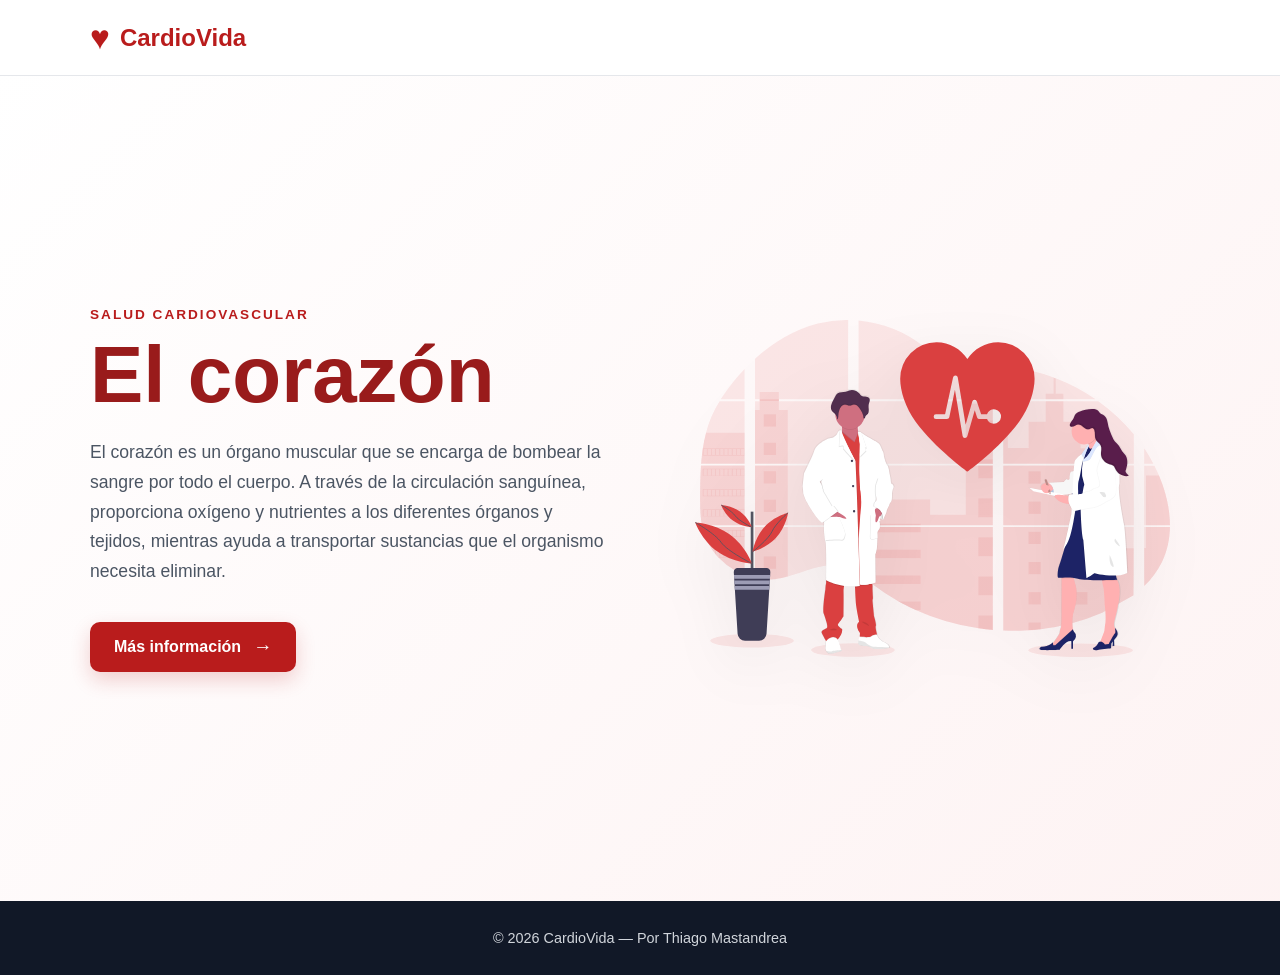
<file: index.html>
<!DOCTYPE html>
<html lang="es">

<head>
    <meta charset="UTF-8">
    <meta name="viewport" content="width=device-width, initial-scale=1.0">

    <link rel="stylesheet" href="style.css">

    <title>CardioVida | El corazón</title>
</head>

<body>

    <header>
        <div class="container">

            <a href="index.html" class="logo">
                <span class="logo-icon">♥</span>
                <span>CardioVida</span>
            </a>

            <nav>
                <!-- Aquí puedes agregar enlaces posteriormente -->
            </nav>

        </div>
    </header>


    <main>

        <section class="hero">
            <div class="container hero-content">

                <div class="hero-text">
                    <span class="eyebrow">SALUD CARDIOVASCULAR</span>

                    <h1>El corazón</h1>

                    <p>
                        El corazón es un órgano muscular que se encarga de bombear
                        la sangre por todo el cuerpo. A través de la circulación
                        sanguínea, proporciona oxígeno y nutrientes a los diferentes
                        órganos y tejidos, mientras ayuda a transportar sustancias
                        que el organismo necesita eliminar.
                    </p>

                    <a id="mas-inf" href="informacion.html">
                        Más información
                        <span>→</span>
                    </a>
                </div>

                <div class="svg-container">
                    <img
                        src="undraw_medicine_hqqg.svg"
                        alt="Ilustración relacionada con la salud"
                    >
                </div>

            </div>
        </section>

    </main>


    <footer>
        <div class="container">
            <p>&copy; 2026 CardioVida — Por Thiago Mastandrea</p>
        </div>
    </footer>

</body>
</html>
</file>
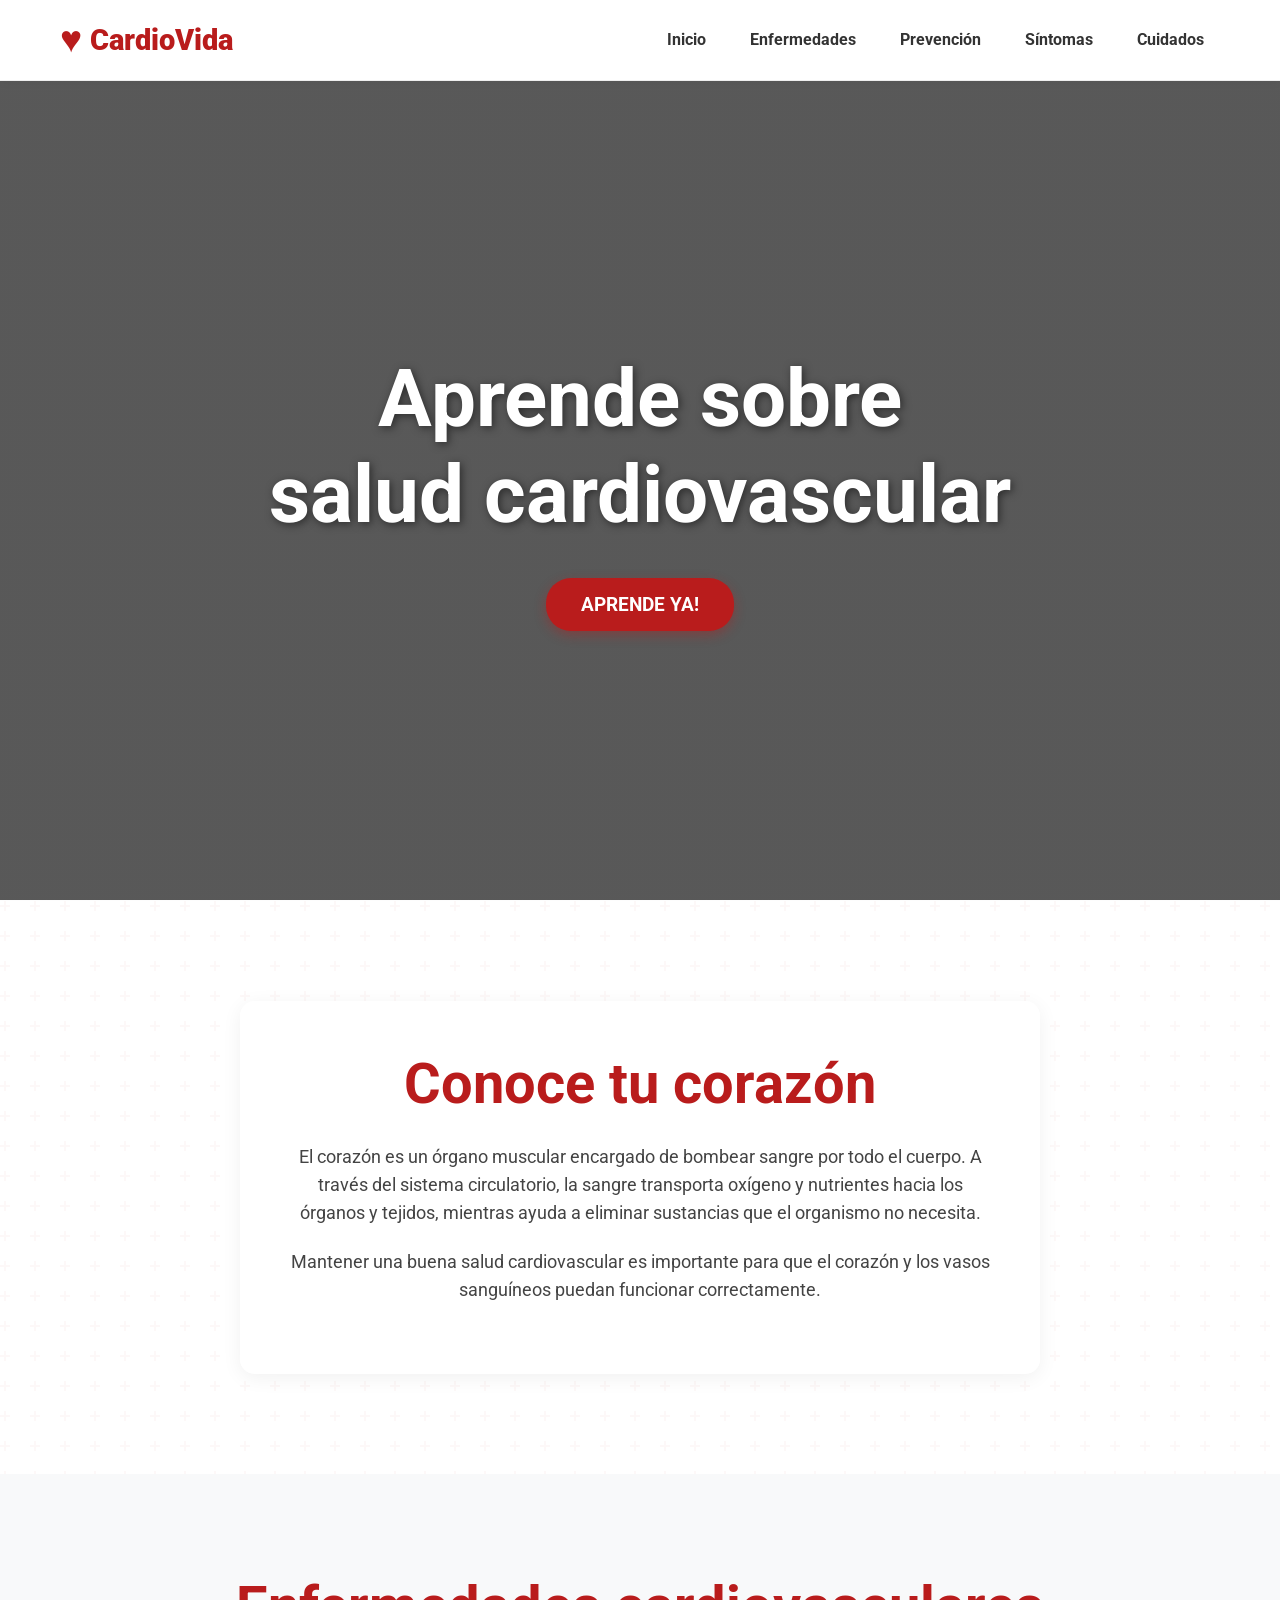
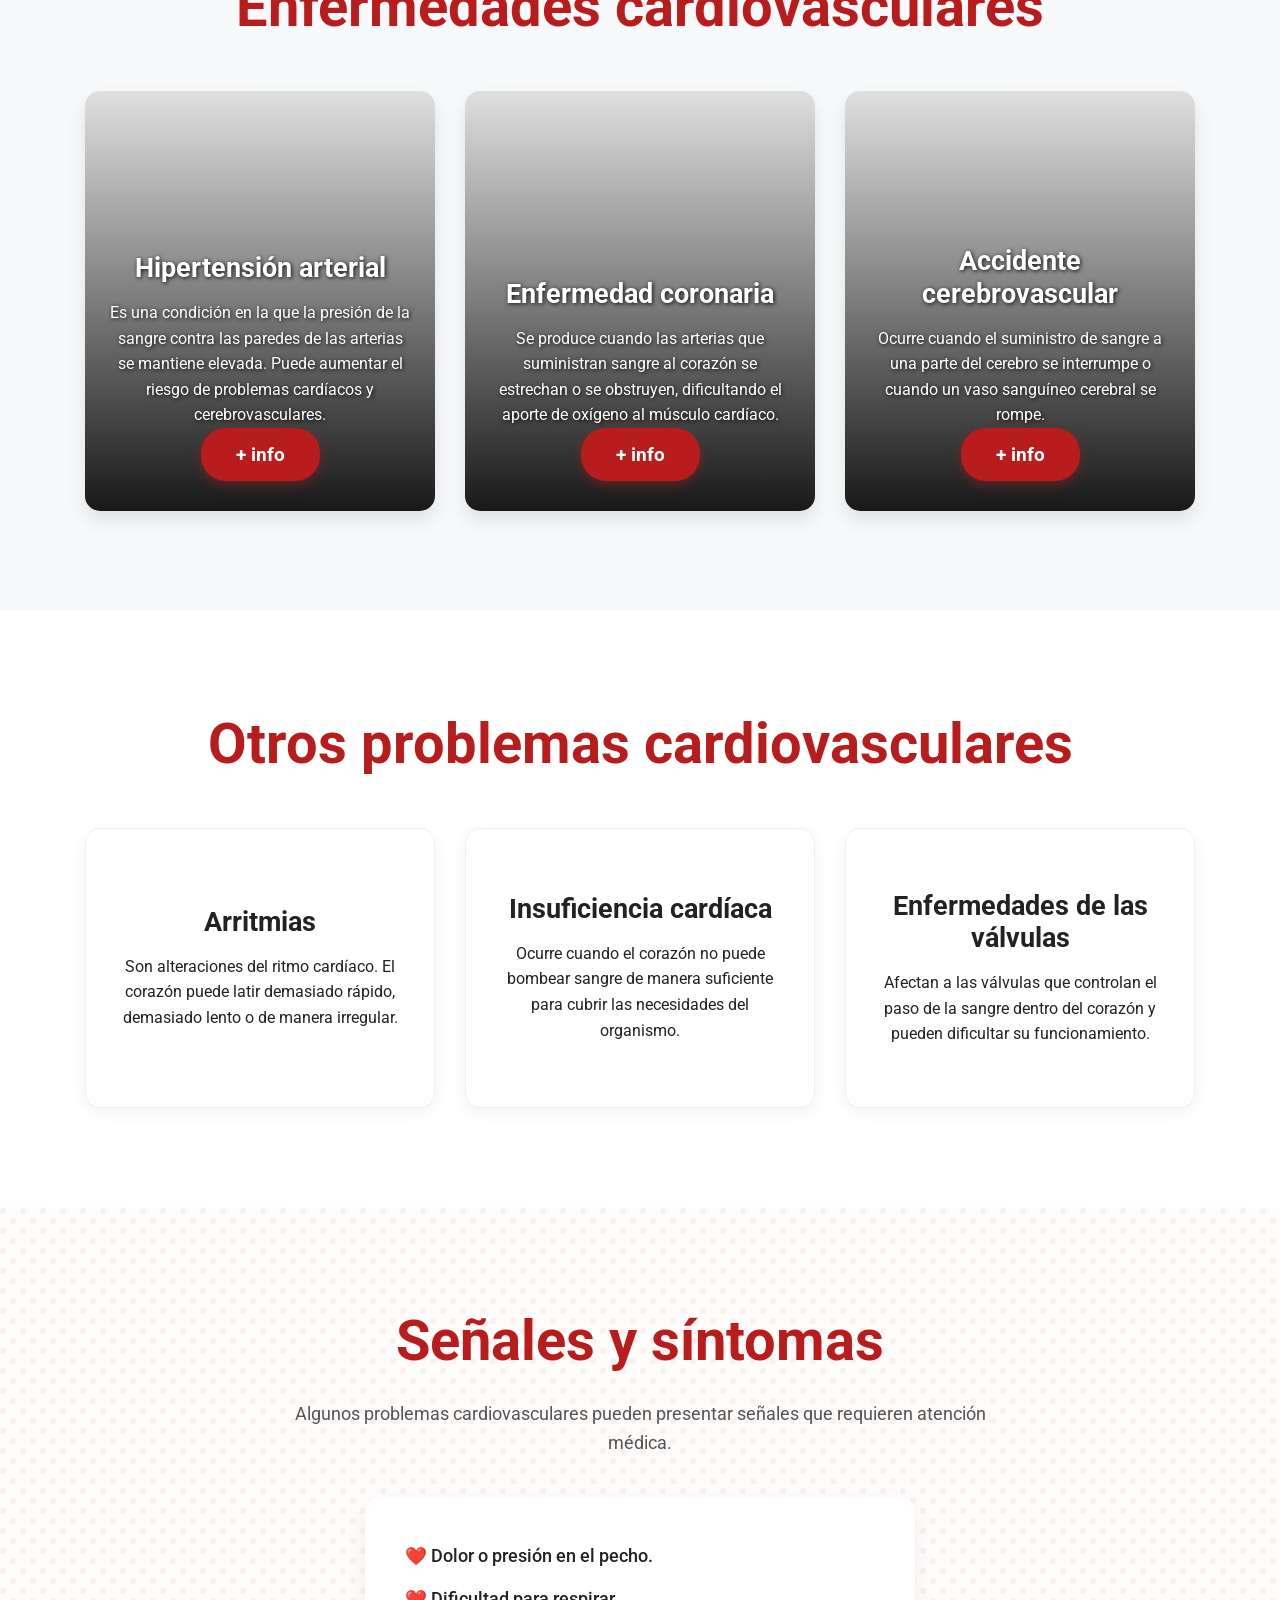
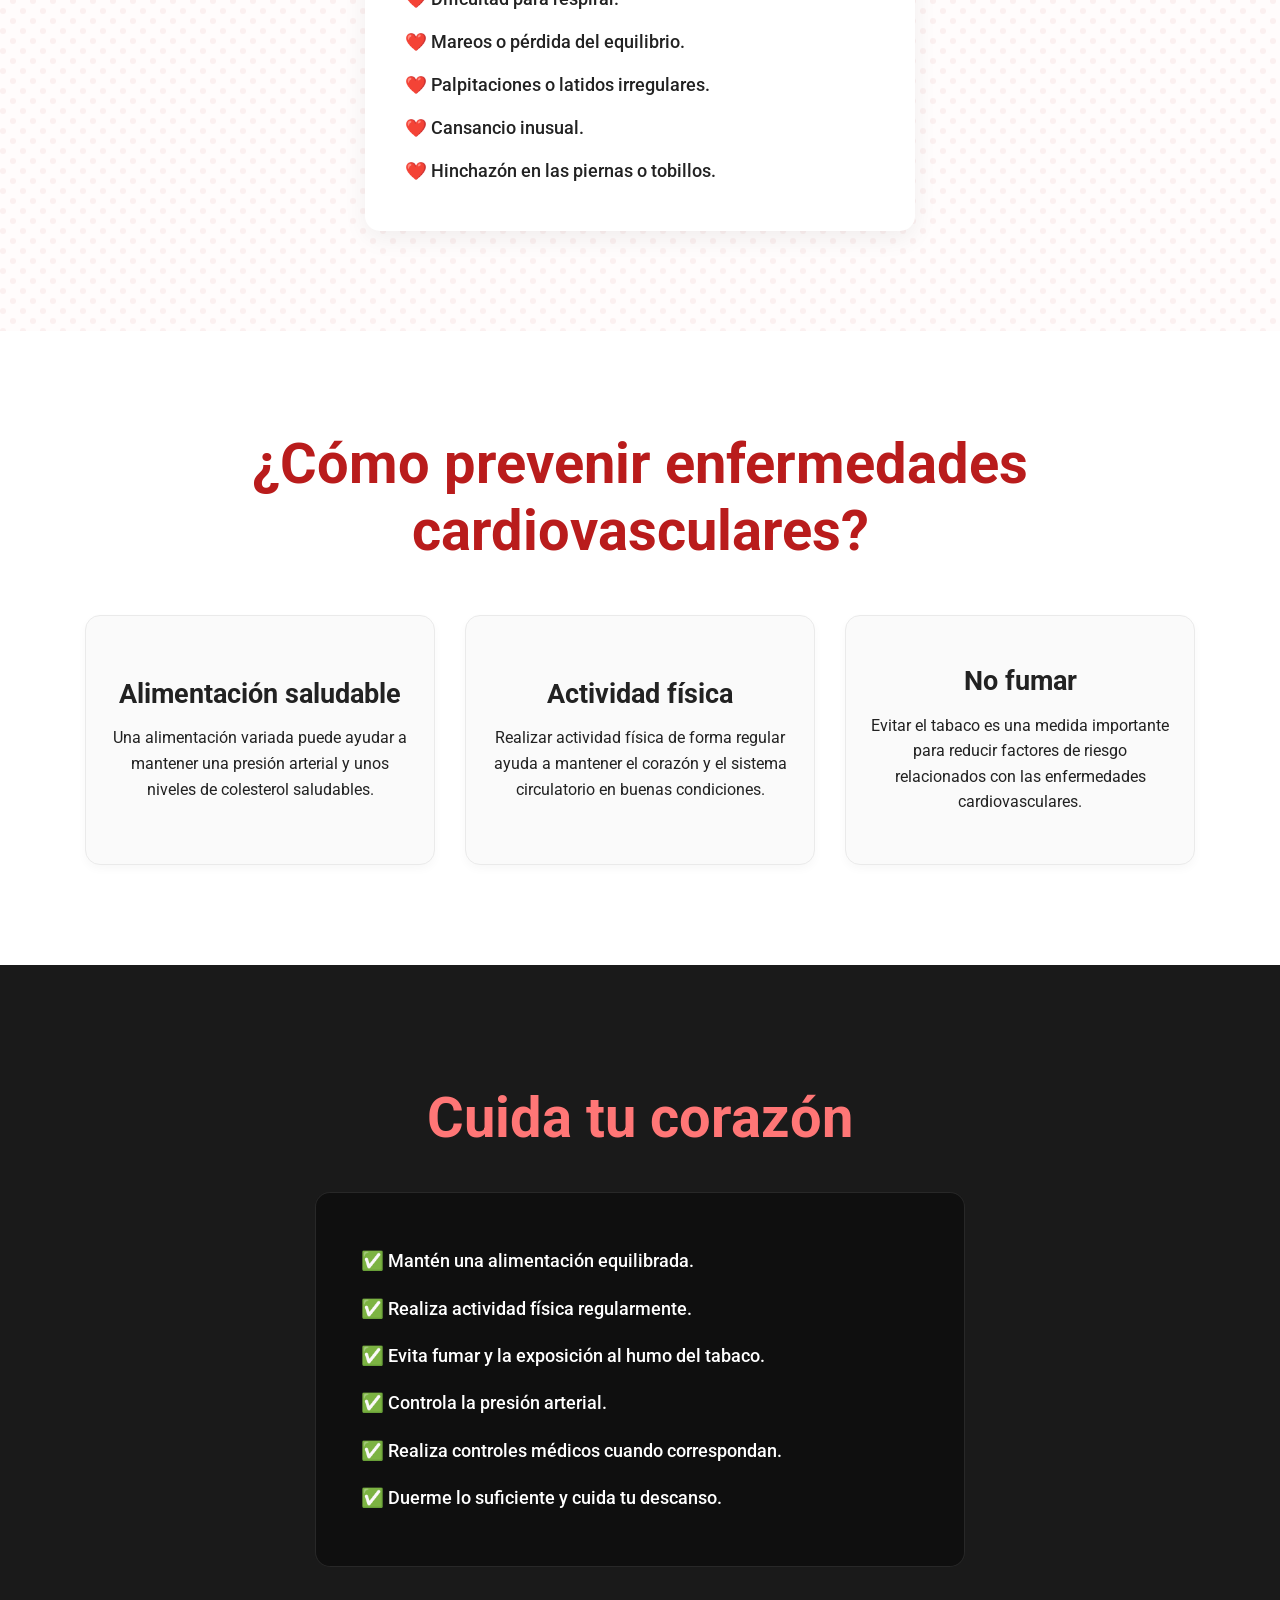
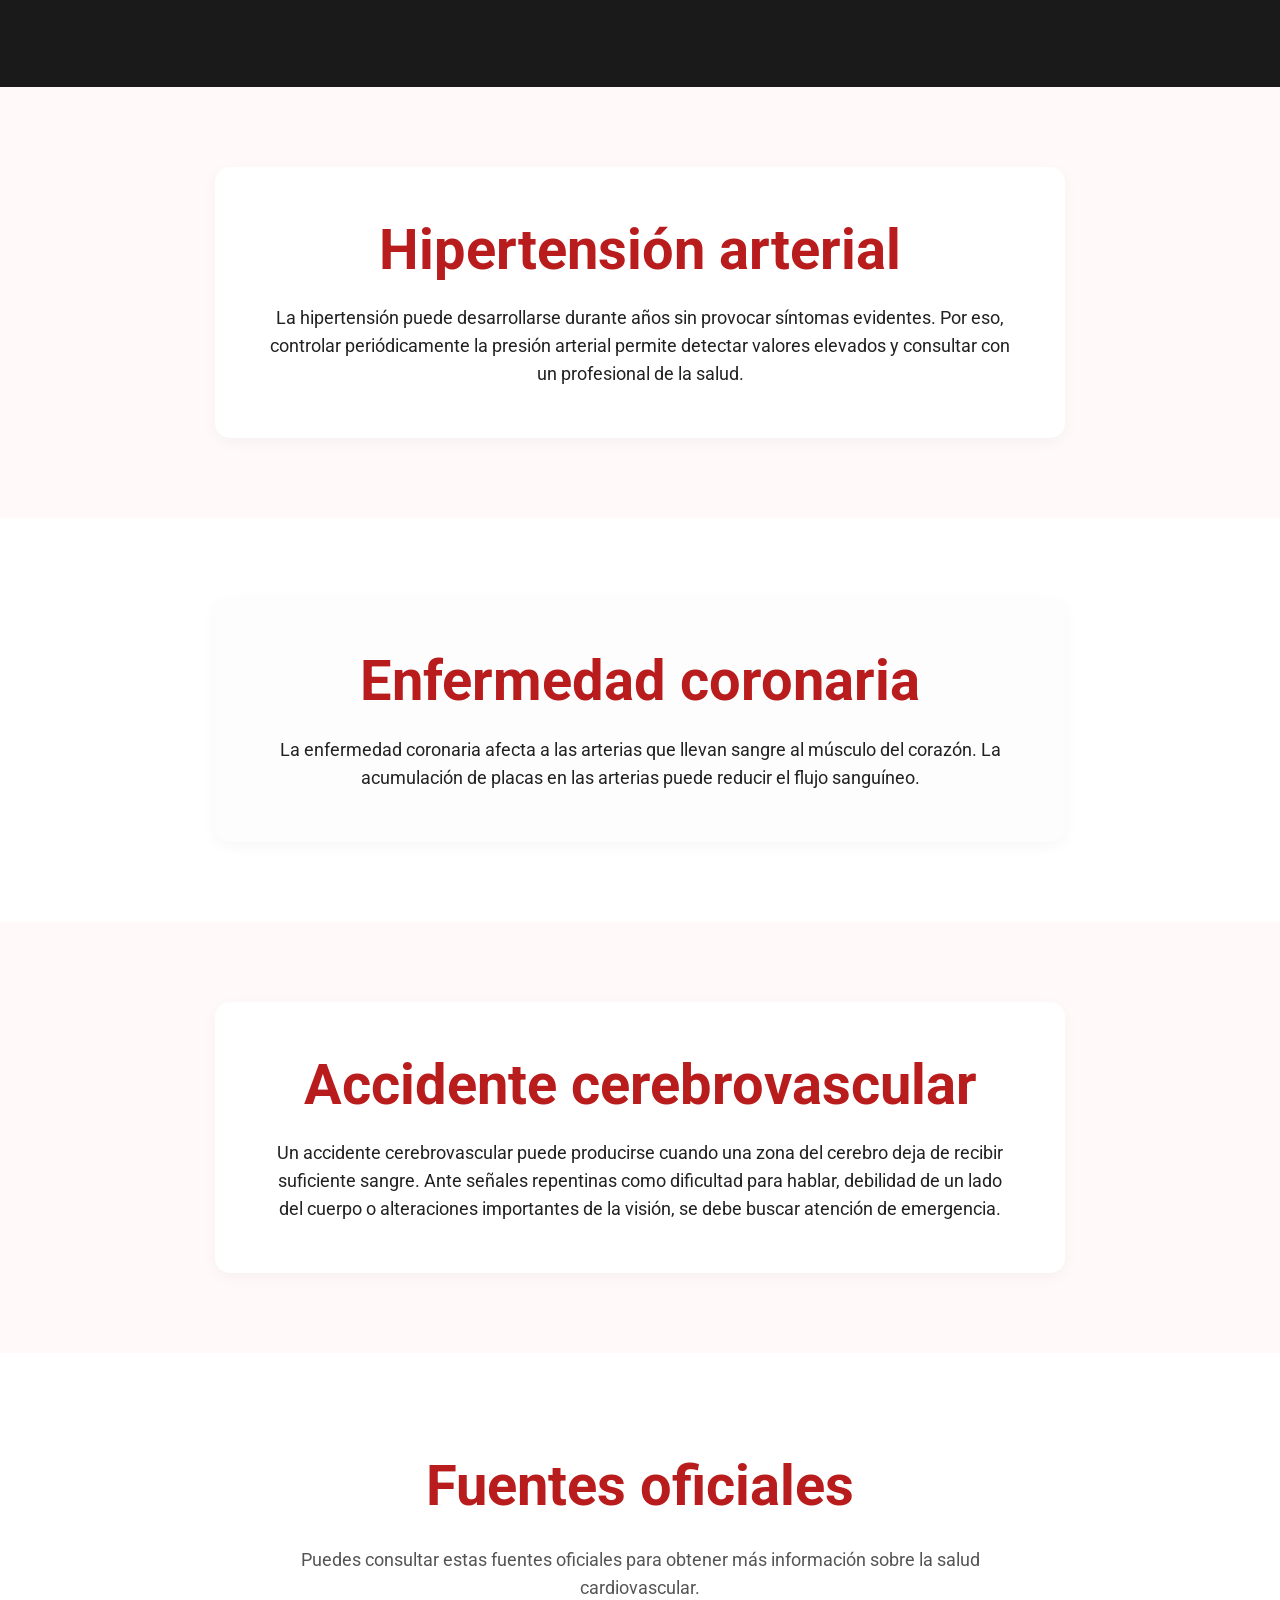
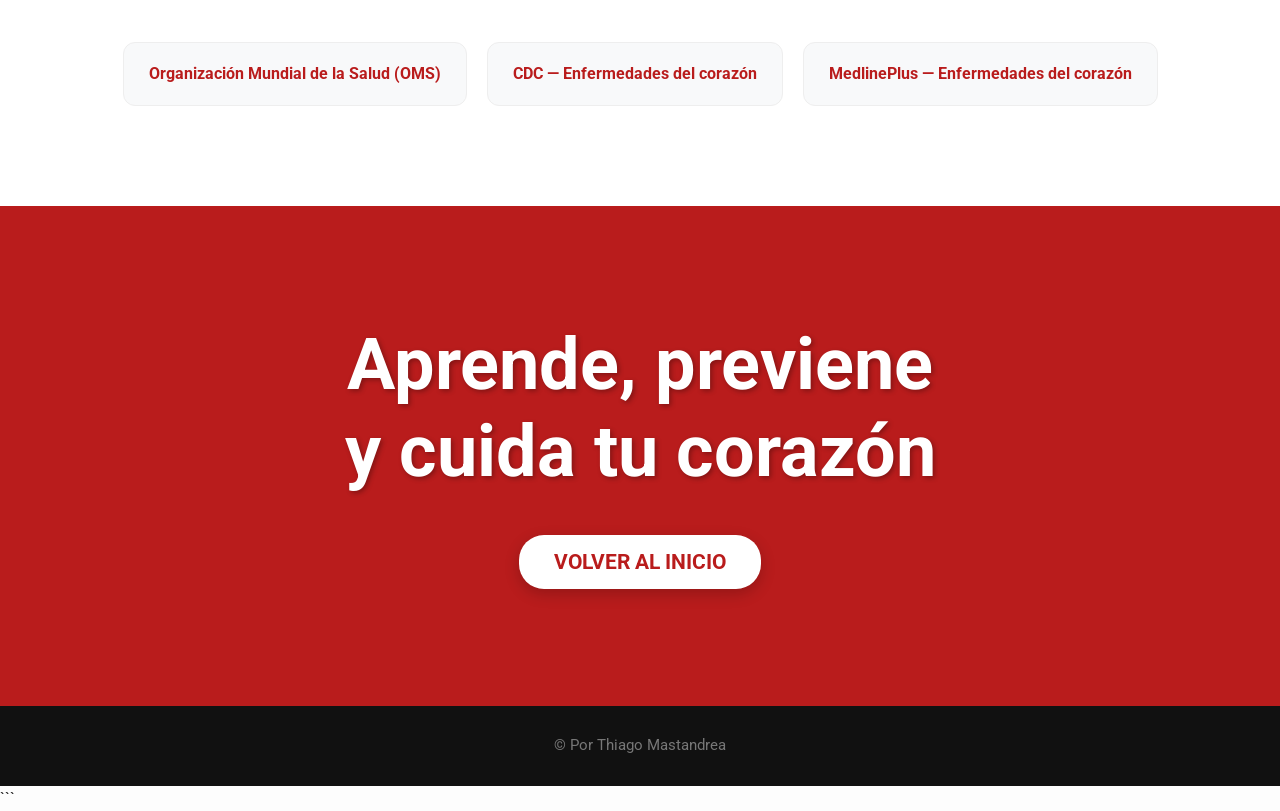
<file: informacion.html>
<!DOCTYPE html> 
<html lang="es"> 
<head> 
 
  <link rel="stylesheet" href="style2.css"> 
  <meta charset="UTF-8"> 
  <meta name="viewport" content="width=device-width, initial-scale=1.0"> 
  <title>CardioVida</title> 
 
</head> 
 
<body> 
 
  <header> 
    <div class="container"> 
 
      <a href="index.html" class="logo"> 
        <span class="logo-icon">♥</span> 
        <span>CardioVida</span> 
      </a> 
 
      <nav> 
        <a class="menu" href="#inicio">Inicio</a> 
        <a class="menu" href="#enfermedades">Enfermedades</a> 
        <a class="menu" href="#prevencion">Prevención</a> 
        <a class="menu" href="#sintomas">Síntomas</a> 
        <a class="menu" href="#cuidados">Cuidados</a> 
      </nav> 
 
    </div> 
  </header> 
 
 
  <!-- ========================= 
       INICIO 
  ========================== --> 
 
  <section id="inicio" class="hero"> 
 
    <h1> 
      Aprende sobre<br> 
      salud cardiovascular 
    </h1> 
 
    <a href="#informacion"> 
      <button>APRENDE YA!</button> 
    </a> 
 
  </section> 
 
 
  <!-- ========================= 
       INFORMACIÓN GENERAL 
  ========================== --> 
 
  <section id="informacion"> 
 
    <div class="container"> 
 
      <div id="image-conteiner" class="image-container"></div> 
 
      <div class="texto"> 
 
        <h2> 
          Conoce tu <span class="color-acento">corazón</span> 
        </h2> 
 
        <p> 
          El corazón es un órgano muscular encargado de bombear sangre 
          por todo el cuerpo. A través del sistema circulatorio, la sangre 
          transporta oxígeno y nutrientes hacia los órganos y tejidos, 
          mientras ayuda a eliminar sustancias que el organismo no necesita. 
        </p> 
 
        <p> 
          Mantener una buena salud cardiovascular es importante para que 
          el corazón y los vasos sanguíneos puedan funcionar correctamente. 
        </p> 
 
      </div> 
 
    </div> 
 
  </section> 
 
 
  <!-- ========================= 
       ENFERMEDADES 
  ========================== --> 
 
  <section id="enfermedades"> 
 
    <div class="container"> 
 
      <h2>Enfermedades cardiovasculares</h2> 
 
      <div class="programas"> 
 
        <div class="carta"> 
 
          <h3>Hipertensión arterial</h3> 
 
          <p> 
            Es una condición en la que la presión de la sangre contra 
            las paredes de las arterias se mantiene elevada. Puede 
            aumentar el riesgo de problemas cardíacos y cerebrovasculares. 
          </p> 
 
          <a href="#hipertension"> 
            <button>+ info</button> 
          </a> 
 
        </div> 
 
 
        <div class="carta"> 
 
          <h3>Enfermedad coronaria</h3> 
 
          <p> 
            Se produce cuando las arterias que suministran sangre al 
            corazón se estrechan o se obstruyen, dificultando el aporte 
            de oxígeno al músculo cardíaco. 
          </p> 
 
          <a href="#coronaria"> 
            <button>+ info</button> 
          </a> 
 
        </div> 
 
 
        <div class="carta"> 
 
          <h3>Accidente cerebrovascular</h3> 
 
          <p> 
            Ocurre cuando el suministro de sangre a una parte del cerebro 
            se interrumpe o cuando un vaso sanguíneo cerebral se rompe. 
          </p> 
 
          <a href="#acv"> 
            <button>+ info</button> 
          </a> 
 
        </div> 
 
      </div> 
 
    </div> 
 
  </section> 
 
 
  <!-- ========================= 
       TIPOS DE ENFERMEDADES 
  ========================== --> 
 
  <section id="otras-enfermedades"> 
 
    <div class="container"> 
 
      <h2>Otros problemas cardiovasculares</h2> 
 
      <div class="programas"> 
 
        <div class="carta"> 
 
          <h3>Arritmias</h3> 
 
          <p> 
            Son alteraciones del ritmo cardíaco. El corazón puede latir 
            demasiado rápido, demasiado lento o de manera irregular. 
          </p> 
 
        </div> 
 
 
        <div class="carta"> 
 
          <h3>Insuficiencia cardíaca</h3> 
 
          <p> 
            Ocurre cuando el corazón no puede bombear sangre de manera 
            suficiente para cubrir las necesidades del organismo. 
          </p> 
 
        </div> 
 
 
        <div class="carta"> 
 
          <h3>Enfermedades de las válvulas</h3> 
 
          <p> 
            Afectan a las válvulas que controlan el paso de la sangre 
            dentro del corazón y pueden dificultar su funcionamiento. 
          </p> 
 
        </div> 
 
      </div> 
 
    </div> 
 
  </section> 
 
 
  <!-- ========================= 
       SÍNTOMAS 
  ========================== --> 
 
  <section id="sintomas"> 
 
    <div class="container"> 
 
      <h2>Señales y síntomas</h2> 
 
      <p> 
        Algunos problemas cardiovasculares pueden presentar señales 
        que requieren atención médica. 
      </p> 
 
      <ul> 
 
        <li>❤️ Dolor o presión en el pecho.</li> 
 
        <li>❤️ Dificultad para respirar.</li> 
 
        <li>❤️ Mareos o pérdida del equilibrio.</li> 
 
        <li>❤️ Palpitaciones o latidos irregulares.</li> 
 
        <li>❤️ Cansancio inusual.</li> 
 
        <li>❤️ Hinchazón en las piernas o tobillos.</li> 
 
      </ul> 
 
    </div> 
 
  </section> 
 
 
  <!-- ========================= 
       PREVENCIÓN 
  ========================== --> 
 
  <section id="prevencion"> 
 
    <div class="container"> 
 
      <h2>¿Cómo prevenir enfermedades cardiovasculares?</h2> 
 
      <div class="programas"> 
 
        <div class="carta"> 
 
          <h3>Alimentación saludable</h3> 
 
          <p> 
            Una alimentación variada puede ayudar a mantener una presión 
            arterial y unos niveles de colesterol saludables. 
          </p> 
 
        </div> 
 
 
        <div class="carta"> 
 
          <h3>Actividad física</h3> 
 
          <p> 
            Realizar actividad física de forma regular ayuda a mantener 
            el corazón y el sistema circulatorio en buenas condiciones. 
          </p> 
 
        </div> 
 
 
        <div class="carta"> 
 
          <h3>No fumar</h3> 
 
          <p> 
            Evitar el tabaco es una medida importante para reducir 
            factores de riesgo relacionados con las enfermedades 
            cardiovasculares. 
          </p> 
 
        </div> 
 
      </div> 
 
    </div> 
 
  </section> 
 
 
  <!-- ========================= 
       CUIDADOS 
  ========================== --> 
 
  <section id="cuidados"> 
 
    <div class="container"> 
 
      <h2>Cuida tu corazón</h2> 
 
      <ul> 
 
        <li>✅ Mantén una alimentación equilibrada.</li> 
 
        <li>✅ Realiza actividad física regularmente.</li> 
 
        <li>✅ Evita fumar y la exposición al humo del tabaco.</li> 
 
        <li>✅ Controla la presión arterial.</li> 
 
        <li>✅ Realiza controles médicos cuando correspondan.</li> 
 
        <li>✅ Duerme lo suficiente y cuida tu descanso.</li> 
 
      </ul> 
 
    </div> 
 
  </section> 
 
 
  <!-- ========================= 
       INFORMACIÓN ESPECÍFICA 
  ========================== --> 
 
  <section id="hipertension"> 
 
    <div class="container"> 
 
      <h2>Hipertensión arterial</h2> 
 
      <p> 
        La hipertensión puede desarrollarse durante años sin provocar 
        síntomas evidentes. Por eso, controlar periódicamente la presión 
        arterial permite detectar valores elevados y consultar con un 
        profesional de la salud. 
      </p> 
 
    </div> 
 
  </section> 
 
 
  <section id="coronaria"> 
 
    <div class="container"> 
 
      <h2>Enfermedad coronaria</h2> 
 
      <p> 
        La enfermedad coronaria afecta a las arterias que llevan sangre 
        al músculo del corazón. La acumulación de placas en las arterias 
        puede reducir el flujo sanguíneo. 
      </p> 
 
    </div> 
 
  </section> 
 
 
  <section id="acv"> 
 
    <div class="container"> 
 
      <h2>Accidente cerebrovascular</h2> 
 
      <p> 
        Un accidente cerebrovascular puede producirse cuando una zona 
        del cerebro deja de recibir suficiente sangre. Ante señales 
        repentinas como dificultad para hablar, debilidad de un lado 
        del cuerpo o alteraciones importantes de la visión, se debe 
        buscar atención de emergencia. 
      </p> 
 
    </div> 
 
  </section> 


  <!-- =========================
       FUENTES OFICIALES
  ========================== -->

  <section id="fuentes">

    <div class="container">

      <h2>Fuentes oficiales</h2>

      <p>
        Puedes consultar estas fuentes oficiales para obtener más
        información sobre la salud cardiovascular.
      </p>

      <div class="fuentes-links">

        <a href="https://www.who.int/es/health-topics/cardiovascular-diseases" target="_blank" rel="noopener noreferrer">
          Organización Mundial de la Salud (OMS)
        </a>

        <a href="https://www.cdc.gov/heart-disease/index.html" target="_blank" rel="noopener noreferrer">
          CDC — Enfermedades del corazón
        </a>

        <a href="https://medlineplus.gov/spanish/heartdiseases.html" target="_blank" rel="noopener noreferrer">
          MedlinePlus — Enfermedades del corazón
        </a>

      </div>

    </div>

  </section>
 
 
  <!-- ========================= 
       SECCIÓN FINAL 
  ========================== --> 
 
  <section id="final"> 
 
    <h2> 
      Aprende, previene<br> 
      y cuida tu corazón 
    </h2> 
 
    <a href="#inicio"> 
      <button>VOLVER AL INICIO</button> 
    </a> 
 
  </section> 
 
 
  <!-- ========================= 
       FOOTER 
  ========================== --> 
 
  <footer> 
 
    <div class="container"> 
 
      <p>&copy; Por Thiago Mastandrea</p> 
 
    </div> 
 
  </footer> 
 
</body> 
</html>
```
</file>
<file: style.css>
/* =========================
   RESET
========================= */

* {
    margin: 0;
    padding: 0;
    box-sizing: border-box;
}

html {
    scroll-behavior: smooth;
}

body {
    min-height: 100vh;
    display: flex;
    flex-direction: column;

    font-family: Arial, sans-serif;
    color: #222;
    background-color: #f8fafc;
}

img {
    display: block;
    max-width: 100%;
}


/* =========================
   ELEMENTOS GENERALES
========================= */

.container {
    width: min(1100px, 90%);
    margin: 0 auto;
}

p {
    line-height: 1.7;
}


/* =========================
   HEADER
========================= */

header {
    background-color: rgba(255, 255, 255, 0.95);
    border-bottom: 1px solid #e5e7eb;

    position: sticky;
    top: 0;
    z-index: 100;

    backdrop-filter: blur(10px);
}

header .container {
    min-height: 75px;

    display: flex;
    align-items: center;
    justify-content: space-between;
}


/* =========================
   LOGO
========================= */

.logo {
    display: flex;
    align-items: center;
    gap: 10px;

    color: #b91c1c;
    text-decoration: none;

    font-size: 1.5rem;
    font-weight: 800;

    transition: transform 0.25s ease;
}

.logo-icon {
    font-size: 1.4em;
}

.logo:hover {
    transform: translateY(-2px);
}


/* =========================
   HERO
========================= */

.hero {
    min-height: calc(100vh - 75px);

    display: flex;
    align-items: center;

    background:
        linear-gradient(
            135deg,
            rgba(255, 255, 255, 0.98),
            rgba(254, 242, 242, 0.9)
        );
}

.hero .container {
    display: grid;
    grid-template-columns: 1fr 1fr;
    align-items: center;
    gap: 70px;

    padding: 70px 0;
}


/* =========================
   TEXTO
========================= */

.hero-text {
    max-width: 560px;
}

.eyebrow {
    display: inline-block;

    margin-bottom: 15px;

    color: #b91c1c;
    font-size: 0.85rem;
    font-weight: 800;
    letter-spacing: 2px;
}

h1 {
    margin-bottom: 25px;

    color: #991b1b;

    font-size: clamp(3rem, 7vw, 5rem);
    line-height: 0.95;
    font-weight: 800;
}

.hero p {
    max-width: 550px;

    margin-bottom: 35px;

    color: #4b5563;
    font-size: 1.1rem;
}


/* =========================
   BOTÓN
========================= */

#mas-inf {
    display: inline-flex;
    align-items: center;
    gap: 12px;

    padding: 14px 24px;

    border-radius: 10px;

    background-color: #b91c1c;
    color: white;

    text-decoration: none;
    font-size: 1rem;
    font-weight: 700;

    box-shadow: 0 8px 20px rgba(185, 28, 28, 0.2);

    transition:
        transform 0.25s ease,
        background-color 0.25s ease,
        box-shadow 0.25s ease;
}

#mas-inf span {
    font-size: 1.2rem;

    transition: transform 0.25s ease;
}

#mas-inf:hover {
    background-color: #991b1b;

    transform: translateY(-3px);

    box-shadow: 0 12px 25px rgba(185, 28, 28, 0.3);
}

#mas-inf:hover span {
    transform: translateX(4px);
}


/* =========================
   ILUSTRACIÓN
========================= */

.svg-container {
    display: flex;
    justify-content: center;
    align-items: center;

    padding: 20px;
}

.svg-container img {
    width: min(100%, 500px);

    filter: drop-shadow(0 20px 30px rgba(0, 0, 0, 0.08));

    transition: transform 0.4s ease;
}

.svg-container img:hover {
    transform: translateY(-8px);
}


/* =========================
   FOOTER
========================= */

footer {
    padding: 25px 0;

    background-color: #111827;
    color: #d1d5db;

    text-align: center;
}

footer p {
    font-size: 0.9rem;
}


/* =========================
   TABLETS
========================= */

@media (max-width: 800px) {

    .hero .container {
        grid-template-columns: 1fr;

        gap: 40px;

        text-align: center;
    }

    .hero-text {
        max-width: 650px;
        margin: 0 auto;
    }

    .hero p {
        margin-left: auto;
        margin-right: auto;
    }

    .svg-container {
        order: -1;
    }

    .svg-container img {
        width: min(75%, 400px);
    }
}


/* =========================
   TELEFONOS
========================= */

@media (max-width: 500px) {

    header .container {
        min-height: 65px;
    }

    .logo {
        font-size: 1.25rem;
    }

    .hero {
        min-height: auto;
    }

    .hero .container {
        padding: 55px 0;
    }

    .eyebrow {
        font-size: 0.75rem;
    }

    h1 {
        font-size: 3rem;
    }

    .hero p {
        font-size: 1rem;
    }

    .svg-container img {
        width: 85%;
    }

    #mas-inf {
        width: 100%;
        justify-content: center;
    }
}
</file>
<file: style2.css>
@import url('https://fonts.googleapis.com/css2?family=Roboto:wght@400;500;700;900&display=swap');

* {
    margin: 0;
    padding: 0;
    box-sizing: border-box;
}

html {
    scroll-behavior: smooth;
}

body {
    font-family: 'Roboto', sans-serif;
    color: #222;
    background: #fdfdfd;
    line-height: 1.6;
}

img {
    max-width: 100%;
    height: auto;
}

.container {
    width: 100%;
    max-width: 1200px;
    margin: auto;
    padding: 0 20px;
}

h1, h2, h3 {
    line-height: 1.2;
}

h1 {
    font-size: clamp(2.5rem, 7vw, 5rem);
}

h2 {
    font-size: clamp(2rem, 5vw, 3.5rem);
}

h3 {
    font-size: 1.7rem;
}

p {
    font-size: 1.1rem;
}

ul {
    list-style: none;
}

li {
    font-size: 1.1rem;
}

.color-acento {
    color: #b91c1c;
}

button {
    border: 0;
    border-radius: 25px;
    padding: 15px 35px;
    background-color: #b91c1c;
    color: white;
    font-family: inherit;
    font-size: 1.2rem;
    font-weight: bold;
    cursor: pointer;
    box-shadow: 0 4px 12px rgba(185, 28, 28, 0.4);
    transition: all 0.3s ease;
}

button:hover {
    background-color: #991717;
    transform: translateY(-3px);
    box-shadow: 0 6px 18px rgba(185, 28, 28, 0.6);
}


/* =========================
   HEADER
========================= */

header {
    position: sticky;
    top: 0;
    z-index: 100;
    width: 100%;
    background: rgba(255, 255, 255, 0.95);
    backdrop-filter: blur(8px);
    border-bottom: 1px solid #eee;
    box-shadow: 0 2px 10px rgba(0,0,0,0.03);
}

header .container {
    min-height: 80px;
    display: flex;
    align-items: center;
    justify-content: space-between;
    gap: 20px;
}

header .logo {
    display: flex;
    align-items: center;
    gap: 8px;
    color: #b91c1c;
    text-decoration: none;
    font-size: clamp(1.2rem, 2.5vw, 1.8rem);
    font-weight: 900;
    white-space: nowrap;
}

.logo-icon {
    font-size: 1.3em;
}

header nav {
    display: flex;
    align-items: center;
    justify-content: center;
    gap: 12px;
    flex-wrap: wrap;
}

header nav a {
    padding: 8px 16px;
    color: #333;
    text-decoration: none;
    font-size: clamp(0.9rem, 1.5vw, 1rem);
    font-weight: 700;
    border-radius: 8px;
    white-space: nowrap;
    transition: all 0.2s ease-in-out;
}

header nav a:hover {
    color: #b91c1c;
    background-color: #fff0f0;
}


/* =========================
   HERO
========================= */

.hero {
    min-height: calc(100vh - 80px);
    display: flex;
    flex-direction: column;
    align-items: center;
    justify-content: center;
    text-align: center;
    padding: 80px 20px;
    color: white;
    background-image:
        linear-gradient(
            rgba(0, 0, 0, 0.65),
            rgba(0, 0, 0, 0.65)
        ),
        url("https://images.unsplash.com/photo-1505751172876-fa1923c5c528?auto=format&fit=crop&w=1920&q=80");
    background-size: cover;
    background-position: center;
    background-attachment: fixed;
}

.hero h1 {
    width: 100%;
    max-width: 900px;
    margin: 0 auto 35px;
    color: white;
    text-align: center;
    text-shadow: 2px 2px 8px rgba(0,0,0,0.5);
}

.hero button {
    display: inline-block;
    margin: 0 auto;
}


/* =========================
   INFORMACIÓN
========================= */

#informacion {
    background: white;
    background-image: url("data:image/svg+xml,%3Csvg width='60' height='60' viewBox='0 0 60 60' xmlns='http://www.w3.org/2000/svg'%3E%3Cg fill='none' fill-rule='evenodd'%3E%3Cg fill='%23b91c1c' fill-opacity='0.03'%3E%3Cpath d='M36 34v-4h-2v4h-4v2h4v4h2v-4h4v-2h-4zm0-30V0h-2v4h-4v2h4v4h2V6h4V4h-4zM6 34v-4H4v4H0v2h4v4h2v-4h4v-2H6zM6 4V0H4v4H0v2h4v4h2V6h4V4H6z'/%3E%3C/g%3E%3C/g%3E%3C/svg%3E");
}

#informacion .container {
    min-height: 500px;
    display: flex;
    flex-direction: column;
    align-items: center;
    justify-content: center;
    padding: 100px 20px;
}

#informacion .texto {
    max-width: 800px;
    text-align: center;
    background: rgba(255, 255, 255, 0.95);
    padding: 40px;
    border-radius: 15px;
    box-shadow: 0 4px 20px rgba(0,0,0,0.06);
}

#informacion h2 {
    margin-bottom: 25px;
    color: #b91c1c;
}

#informacion p {
    margin-bottom: 20px;
    color: #444;
}


/* =========================
   ENFERMEDADES
========================= */

#enfermedades {
    padding: 100px 0;
    background: #f8f9fa;
    color: #222;
    text-align: center;
}

#enfermedades h2 {
    margin-bottom: 50px;
    color: #b91c1c;
}

#enfermedades .programas {
    display: flex;
    justify-content: center;
    flex-wrap: wrap;
    gap: 30px;
}

.carta {
    width: 100%;
    max-width: 350px;
    min-height: 420px;
    display: flex;
    flex-direction: column;
    justify-content: flex-end;
    padding: 30px 25px;
    border-radius: 15px;
    background-size: cover;
    background-position: center;
    overflow: hidden;
    box-shadow: 0 10px 20px rgba(0, 0, 0, 0.1);
    transition: transform 0.3s ease, box-shadow 0.3s ease;
    color: white;
}

.carta:hover {
    transform: translateY(-10px);
    box-shadow: 0 15px 30px rgba(185, 28, 28, 0.2);
}

.carta h3 {
    margin-bottom: 15px;
    text-shadow: 1px 1px 4px rgba(0,0,0,0.9);
}

.carta p {
    font-size: 1rem;
    text-shadow: 1px 1px 4px rgba(0,0,0,0.9);
}

#enfermedades .carta:nth-child(1) {
    background-image:
        linear-gradient(
            to top,
            rgba(0, 0, 0, 0.9),
            rgba(0, 0, 0, 0.1)
        ),
        url("https://images.unsplash.com/photo-1505576399279-565b52d4ac71?auto=format&fit=crop&w=900&q=80");
}

#enfermedades .carta:nth-child(2) {
    background-image:
        linear-gradient(
            to top,
            rgba(0, 0, 0, 0.9),
            rgba(0, 0, 0, 0.1)
        ),
        url("https://images.unsplash.com/photo-1559757175-0eb30cd8c063?auto=format&fit=crop&w=900&q=80");
}

#enfermedades .carta:nth-child(3) {
    background-image:
        linear-gradient(
            to top,
            rgba(0, 0, 0, 0.9),
            rgba(0, 0, 0, 0.1)
        ),
        url("https://images.unsplash.com/photo-1529156069898-49953eb1b5a4?auto=format&fit=crop&w=900&q=80");
}


/* =========================
   OTRAS ENFERMEDADES
========================= */

#otras-enfermedades {
    padding: 100px 0;
    text-align: center;
    background: white;
}

#otras-enfermedades h2 {
    margin-bottom: 50px;
    color: #b91c1c;
}

#otras-enfermedades .programas {
    display: flex;
    justify-content: center;
    flex-wrap: wrap;
    gap: 30px;
}

#otras-enfermedades .carta {
    min-height: 280px;
    background-color: #ffffff;
    color: #222;
    box-shadow: 0 5px 15px rgba(0, 0, 0, 0.05);
    border: 1px solid #f0f0f0;
    justify-content: center;
    background-image: none;
}

#otras-enfermedades .carta h3,
#otras-enfermedades .carta p {
    text-shadow: none;
}

#otras-enfermedades .carta:hover {
    border-color: #b91c1c;
}


/* =========================
   SÍNTOMAS
========================= */

#sintomas {
    padding: 100px 0;
    background-color: #fffcfc;
    text-align: center;
    background-image: url("data:image/svg+xml,%3Csvg width='20' height='20' viewBox='0 0 20 20' xmlns='http://www.w3.org/2000/svg'%3E%3Cg fill='%23b91c1c' fill-opacity='0.05' fill-rule='evenodd'%3E%3Ccircle cx='3' cy='3' r='3'/%3E%3Ccircle cx='13' cy='13' r='3'/%3E%3C/g%3E%3C/svg%3E");
}

#sintomas h2 {
    margin-bottom: 25px;
    color: #b91c1c;
}

#sintomas p {
    max-width: 700px;
    margin: 0 auto 40px;
    color: #555;
}

#sintomas ul {
    max-width: 550px;
    margin: auto;
    background: white;
    padding: 30px 40px;
    border-radius: 15px;
    box-shadow: 0 8px 25px rgba(0,0,0,0.06);
    text-align: left;
}

#sintomas li {
    margin: 15px 0;
    font-weight: 500;
    display: flex;
    align-items: center;
    gap: 12px;
}


/* =========================
   PREVENCIÓN
========================= */

#prevencion {
    padding: 100px 0;
    text-align: center;
    background: white;
}

#prevencion h2 {
    margin-bottom: 50px;
    color: #b91c1c;
}

#prevencion .programas {
    display: flex;
    justify-content: center;
    flex-wrap: wrap;
    gap: 30px;
}

#prevencion .carta {
    min-height: 250px;
    background-color: #fafafa;
    color: #222;
    border: 1px solid #eaeaea;
    justify-content: center;
    background-image: none;
    box-shadow: 0 4px 10px rgba(0,0,0,0.03);
}

#prevencion .carta h3,
#prevencion .carta p {
    text-shadow: none;
}


/* =========================
   CUIDADOS
========================= */

#cuidados {
    padding: 120px 0;
    background-color: #1a1a1a;
    color: white;
    text-align: center;
    background-image:
        linear-gradient(
            rgba(26, 26, 26, 0.85),
            rgba(26, 26, 26, 0.85)
        ),
        url("https://images.unsplash.com/photo-1434494878577-86c23bcb06b9?auto=format&fit=crop&w=1920&q=80");
    background-size: cover;
    background-position: center;
    background-attachment: fixed;
}

#cuidados h2 {
    margin-bottom: 40px;
    color: #ff7676;
}

#cuidados ul {
    max-width: 650px;
    margin: 0 auto;
    text-align: left;
    background: rgba(0, 0, 0, 0.4);
    padding: 35px 45px;
    border-radius: 15px;
    backdrop-filter: blur(8px);
    border: 1px solid rgba(255,255,255,0.1);
}

#cuidados li {
    margin: 18px 0;
    font-weight: 500;
    font-size: 1.15rem;
}


/* =========================
   ENFERMEDADES INDIVIDUALES
========================= */

#hipertension,
#coronaria,
#acv {
    padding: 80px 0;
    text-align: center;
}

#hipertension {
    background-color: #fffaf9;
}

#coronaria {
    background-color: white;
}

#acv {
    background-color: #fffaf9;
}

#hipertension .container,
#coronaria .container,
#acv .container {
    max-width: 850px;
    background: white;
    padding: 50px;
    border-radius: 15px;
    box-shadow: 0 4px 15px rgba(0,0,0,0.04);
}

#coronaria .container {
    background: #fdfdfd;
}

#hipertension h2,
#coronaria h2,
#acv h2 {
    margin-bottom: 20px;
    color: #b91c1c;
}


/* =========================
   FINAL
========================= */

#final {
    min-height: 500px;
    display: flex;
    flex-direction: column;
    justify-content: center;
    align-items: center;
    padding: 80px 20px;
    text-align: center;
    background-color: #b91c1c;
    color: white;
    background-image:
        linear-gradient(
            rgba(185, 28, 28, 0.85),
            rgba(185, 28, 28, 0.85)
        ),
        url("https://images.unsplash.com/photo-1579684385127-1ef15d508118?auto=format&fit=crop&w=1920&q=80");
    background-size: cover;
    background-position: center;
}

#final h2 {
    max-width: 800px;
    font-size: clamp(2.5rem, 6vw, 4.5rem);
    text-align: center;
    margin-bottom: 40px;
    text-shadow: 2px 2px 5px rgba(0,0,0,0.3);
}

#final button {
    background-color: white;
    color: #b91c1c;
    font-size: 1.3rem;
    box-shadow: 0 5px 15px rgba(0,0,0,0.2);
}

#final button:hover {
    background-color: #f8f8f8;
    transform: translateY(-4px);
    box-shadow: 0 8px 20px rgba(0,0,0,0.3);
}


/* =========================
   FOOTER
========================= */

footer {
    background-color: #111;
    color: white;
}

footer .container {
    min-height: 80px;
    display: flex;
    align-items: center;
    justify-content: center;
}

footer p {
    color: #777;
    font-size: 0.95rem;
}


/* =========================
   FUENTES OFICIALES
========================= */

#fuentes {
    padding: 100px 0;
    background: white;
    text-align: center;
}

#fuentes h2 {
    margin-bottom: 25px;
    color: #b91c1c;
}

#fuentes p {
    max-width: 700px;
    margin: 0 auto 40px;
    color: #555;
}

.fuentes-links {
    display: flex;
    justify-content: center;
    flex-wrap: wrap;
    gap: 20px;
}

.fuentes-links a {
    padding: 18px 25px;
    border-radius: 12px;
    background: #f8f9fa;
    border: 1px solid #eee;
    color: #b91c1c;
    text-decoration: none;
    font-weight: 700;
    transition: all 0.3s ease;
}

.fuentes-links a:hover {
    background: #fff0f0;
    border-color: #b91c1c;
    transform: translateY(-4px);
}


/* =========================
   RESPONSIVE
========================= */

@media (max-width: 768px) {

    header .container {
        flex-direction: column;
        padding-top: 15px;
        padding-bottom: 15px;
        gap: 15px;
    }

    header nav {
        width: 100%;
        gap: 10px;
    }

    .hero {
        min-height: calc(100vh - 130px);
    }

    .hero h1 {
        font-size: clamp(2.2rem, 10vw, 3.5rem);
        margin-left: auto;
        margin-right: auto;
    }

    .hero button {
        margin-left: auto;
        margin-right: auto;
    }

    #informacion .container {
        padding-top: 60px;
        padding-bottom: 60px;
    }

    .carta {
        max-width: 100%;
    }
}


/* =========================
   PANTALLAS GRANDES
========================= */

@media (min-width: 1000px) {

    #informacion .texto {
        text-align: center;
        padding: 50px;
    }
}
</file>
